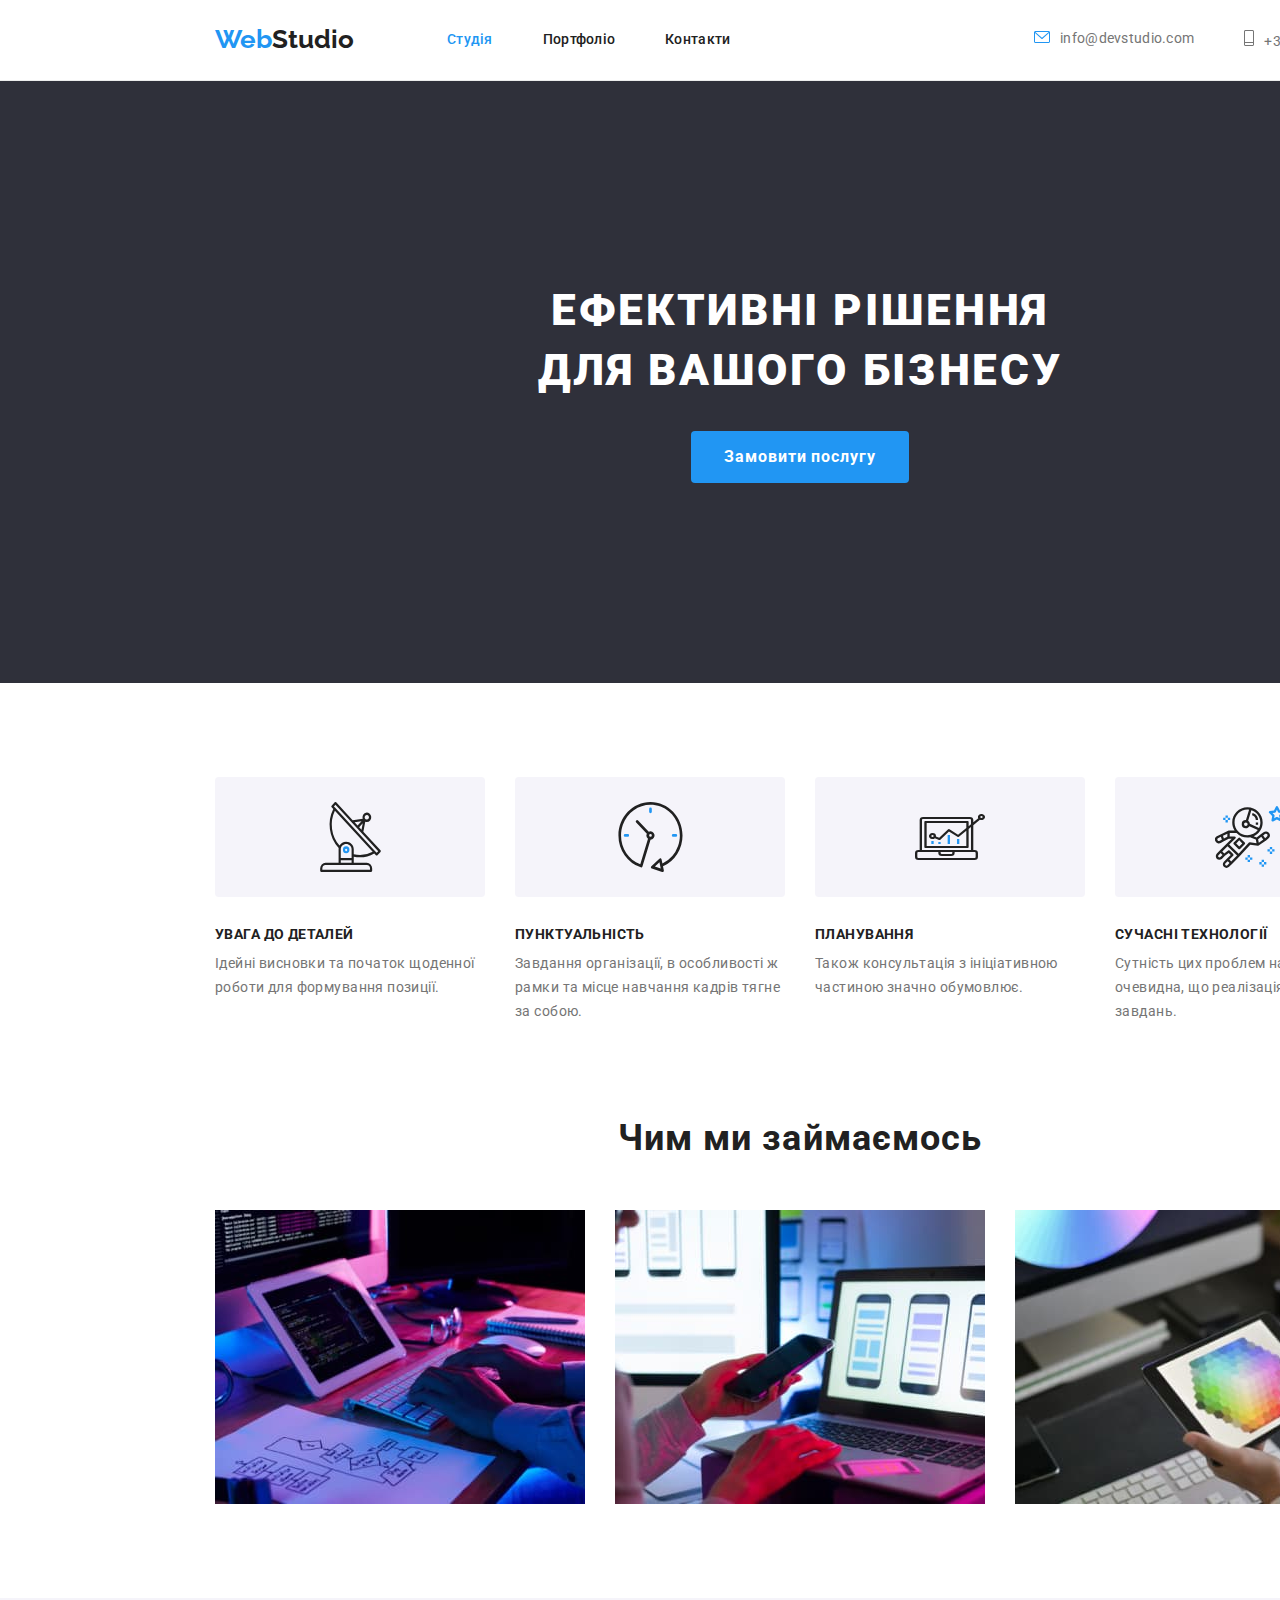
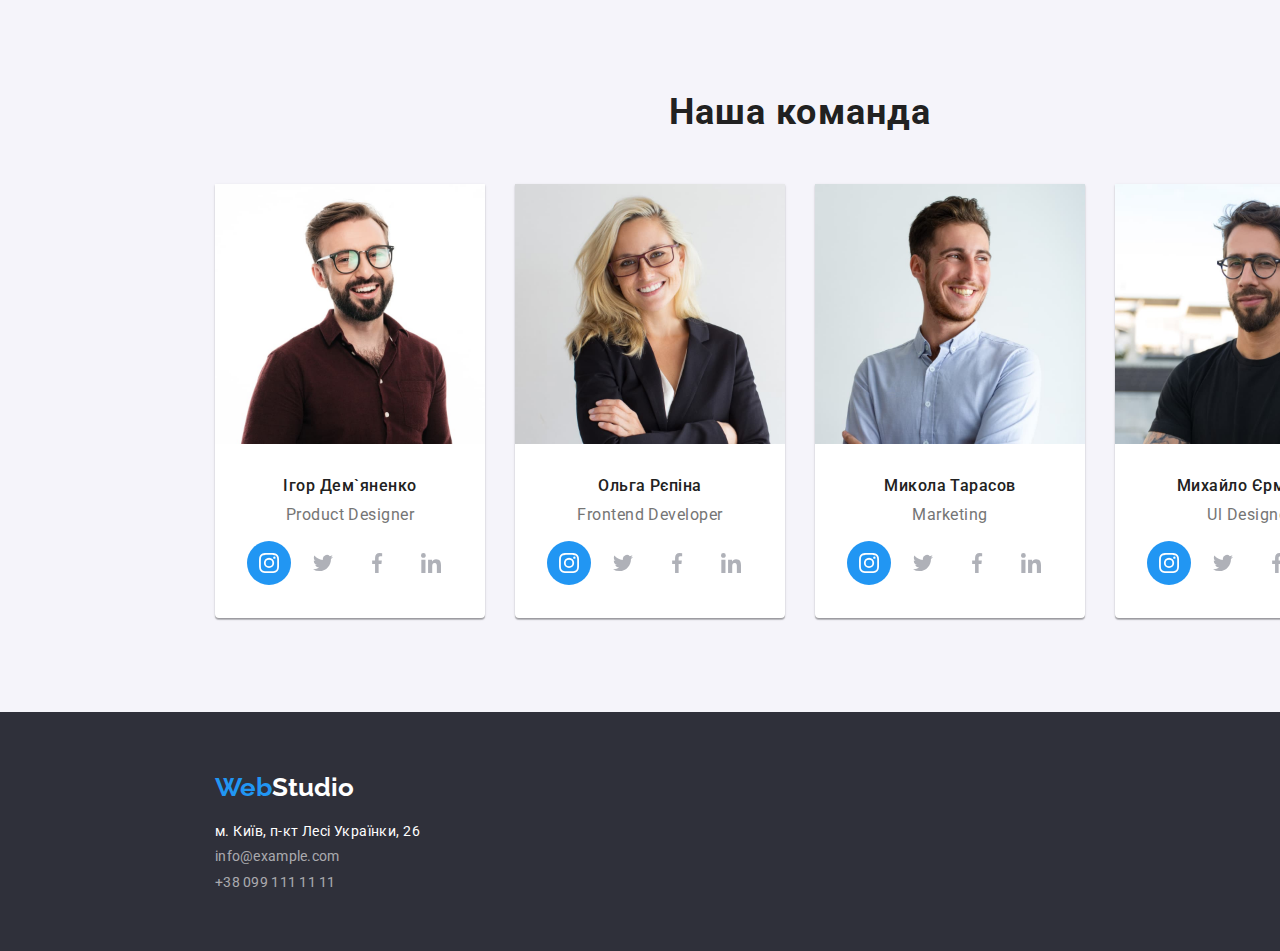
<file: index.html>
<!DOCTYPE html>
<html lang="uk">
<head>
    <meta charset="UTF-8">
    <meta http-equiv="X-UA-Compatible" content="IE=edge">
    <meta name="viewport" content="width=device-width, initial-scale=1.0">
    <title>Студія</title>
    <link rel="preconnect" href="https://fonts.googleapis.com" />
    <link rel="preconnect" href="https://fonts.gstatic.com" crossorigin />
    <link href="https://fonts.googleapis.com/css2?family=Raleway:wght@700&family=Roboto:ital,wght@0,400;0,500;0,900;1,700&display=swap" rel="stylesheet">    
    <link rel="stylesheet" href="https://cdnjs.cloudflare.com/ajax/libs/modern-normalize/1.1.0/modern-normalize.min.css"/>
    <link rel="stylesheet" href="./css/styles.css"/>
<body>
<header class="header">
  
<nav class="container navigation">
        <a lang="en" class="logo" href="./index.html"
            ><span class="accent">Web</span>Studio</a>
        <ul class="site-nav">
            <li class="item"><a class="link current" href="./index.html">Студія</a></li>
            <li class="item"><a class="link" href="./porfolio.html">Портфоліо</a></li>
            <li class="item"><a class="link" href="">Контакти</a></li>
        </ul>
        <ul class="auth-nav">
          <li class="item">
            <a
              class="auth-nav-link icon-envelope"
              href="mailto:info@devstudio.com"
              >info@devstudio.com</a
            >
          </li>
          <li class="item">
            <a class="auth-nav-link icon-smartfone" href="tel:+380961111111"
              >+38 096 111 11 11</a
            >
          </li>
        </ul>
        </nav>
        
</header>
<main>
    <!--Hero-->
    <section class="hero">
    <div class="container hero-main">
                <h1 class="hero-title">Ефективні рішення<br>для вашого бізнесу</h1>
        <button type="button" class="button-primary-main">Замовити послугу</button>
        </div>
    </section>
    <!--Feacher-list-->
    <section class="feachers section">
        <div class="container ">
            <h2 class="visually-hidden">Наші особливості</h2>
    <ul class="feachers-list">
    <li class="item icon-detailing"> 
    <h3 class="feachers-list-title">увага до деталей</h3>
    <p class="feachers-list-text">Ідейні висновки та початок щоденної роботи для формування позиції.</p>
    </li>
    <li class="item icon-timing">
    <h3 class="feachers-list-title">пунктуальність</h3>
        <p class="feachers-list-text">Завдання організації, в особливості ж рамки та місце навчання кадрів тягне за собою.</p>
    </li>
    <li class="item icon-planning">
    <h3 class="feachers-list-title">планування</h3>
    <p class="feachers-list-text">Також консультація з ініціативною частиною значно обумовлює.</p>
    </li>
    <li class="item icon-technologies">
    <h3 class="feachers-list-title">сучасні технології</h3>
    <p class="feachers-list-text">Сутність цих проблем настільки очевидна, що реалізація планових завдань.</p>
    </li>
</ul>
</div>
</section>
<!--Work-list-->
<section class="work-list">
    <div class="container">
    <h2 class="work-list-title">Чим ми займаємось</h2>
    <ul class="list">
        <li class="item"><img src="./images/machinessquooshed.jpg" alt="розробка програмного забезпечення" width="370" class="img" /></li>
        <li class="item"><img src="./images/stylessqooshed.jpg" alt="тестування мобільного додатку" width="370" class="img" /></li>
        <li class="item"><img src="./images/designsquooshed.jpg" alt="робота із палітрою кольорів" width="370" class="img" /></li>
    </ul>
    </div>    
</section>
<!--Command-->
<section class="command-section section">
<div class="container">
    <h2 class="command-section-title">Наша команда</h2>
    <ul class="command-list">
        <li class="item">
            
            <img class="command-section-image" src="./images/productdesignersquooshed.jpg" alt="product designer" width="270">
                <div class="command-card">
                <h3 class="command-list-title">Ігор Дем`яненко</h3>
                <p class="command-list-text" lang="en">Product Designer</p>
                <ul class="social-networks-list">
                    <li class="social-item">
                        <a href="" class="command-link instagram">
                        </a>
                    </li>
                    <li class="social-item"> <a href="" class="command-link twitter">
                    </a>
                </li>
                    <li class="social-item"> <a href="https://www.facebook.com/" class="command-link facebook">
                    </a>
                </li>
                    <li class="social-item"> <a href="" class="command-link linkedin">
                    </a>
                </li>
                </ul>
                </div>
            
        </li>
        <li class="item">
            
            <img class="command-section-image" src="./images/frontenddeveloper.jpg" alt="frontend developer" width="270">
            <div class="command-card">
                <h3 class="command-list-title">Ольга Рєпіна</h3>
                <p class="command-list-text" lang="en">Frontend Developer</p>
                <ul class="social-networks-list">
                    <li class="social-item">
                        <a href="" class="command-link instagram">

                        </a>
                    </li>
                    <li class="social-item"> <a href="" class="command-link twitter">

                    </a></li>
                    <li class="social-item"> <a href="https://www.facebook.com/" class="command-link facebook">

                    </a></li>
                    <li class="social-item"> <a href="" class="command-link linkedin">

                    </a></li>
                </ul>
                </div>
                
        </li>
        <li class="item">
            
            <img class="command-section-image" src="./images/marketing.jpg" alt="marketing" width="270">
            <div class="command-card">
                <h3 class="command-list-title">Микола Тарасов</h3>
                <p class="command-list-text" lang="en">Marketing</p>
                <ul class="social-networks-list">
                    <li class="social-item">
                        <a href="" class="command-link instagram">
                        </a>
                    </li>                    
                    <li class="social-item"> <a href="" class="command-link twitter">
                    </a></li>
                    <li class="social-item"> <a href="https://www.facebook.com/" class="command-link facebook">
                    </a></li>
                    <li class="social-item"> <a href="" class="command-link linkedin">
                    </a></li>
                </ul>
                </div>
              </li>
        <li class="item">
            
            <img class="command-section-image" src="./images/uldesignersquooshed.jpg" alt="ul designer" width="270">
            <div class="command-card">
                <h3 class="command-list-title">Михайло Єрмаков</h3>
                <p class="command-list-text" lang="en">Ul Designer</p>
                <ul class="social-networks-list">
                    <li class="social-item"> <a href="" class="command-link instagram">
                        
                    </a></li>
                    <li class="social-item"> <a href="" class="command-link twitter">

                    </a></li>
                    <li class="social-item"> <a href="https://www.facebook.com/" class="command-link facebook">

                    </a></li>
                    <li class="social-item"> <a href="" class="command-link linkedin">

                    </a></li>
                </ul>
                </div>
                
        </li>
    </ul>
    </div>
</section>
</main>
<footer class="footer section">
    <div class="container">
    <a lang="en" class="footer-logo" href="/index.html"
            ><span class="accent">Web</span>Studio</a>
    <address>
    <ul class="address-list">
        <li class="item">
            <a class="address-link" href="https://goo.gl/maps/PjR9KqvbA5ErwzuY9" target="_blank" rel="noopener noreferrer">м. Київ, п-кт Лесі Українки, 26</a>
        </li>
        <li class="item">
            <a class="auth-nav-link" href="mailto:info@example.com">info@example.com</a>
        </li>
        <li class="item">   
            <a class="auth-nav-link" href="tel:+380991111111">+38 099 111 11 11</a>
        </li>
    </ul>
    </address>

    </div>
</footer>
</body>
</html>
</file>
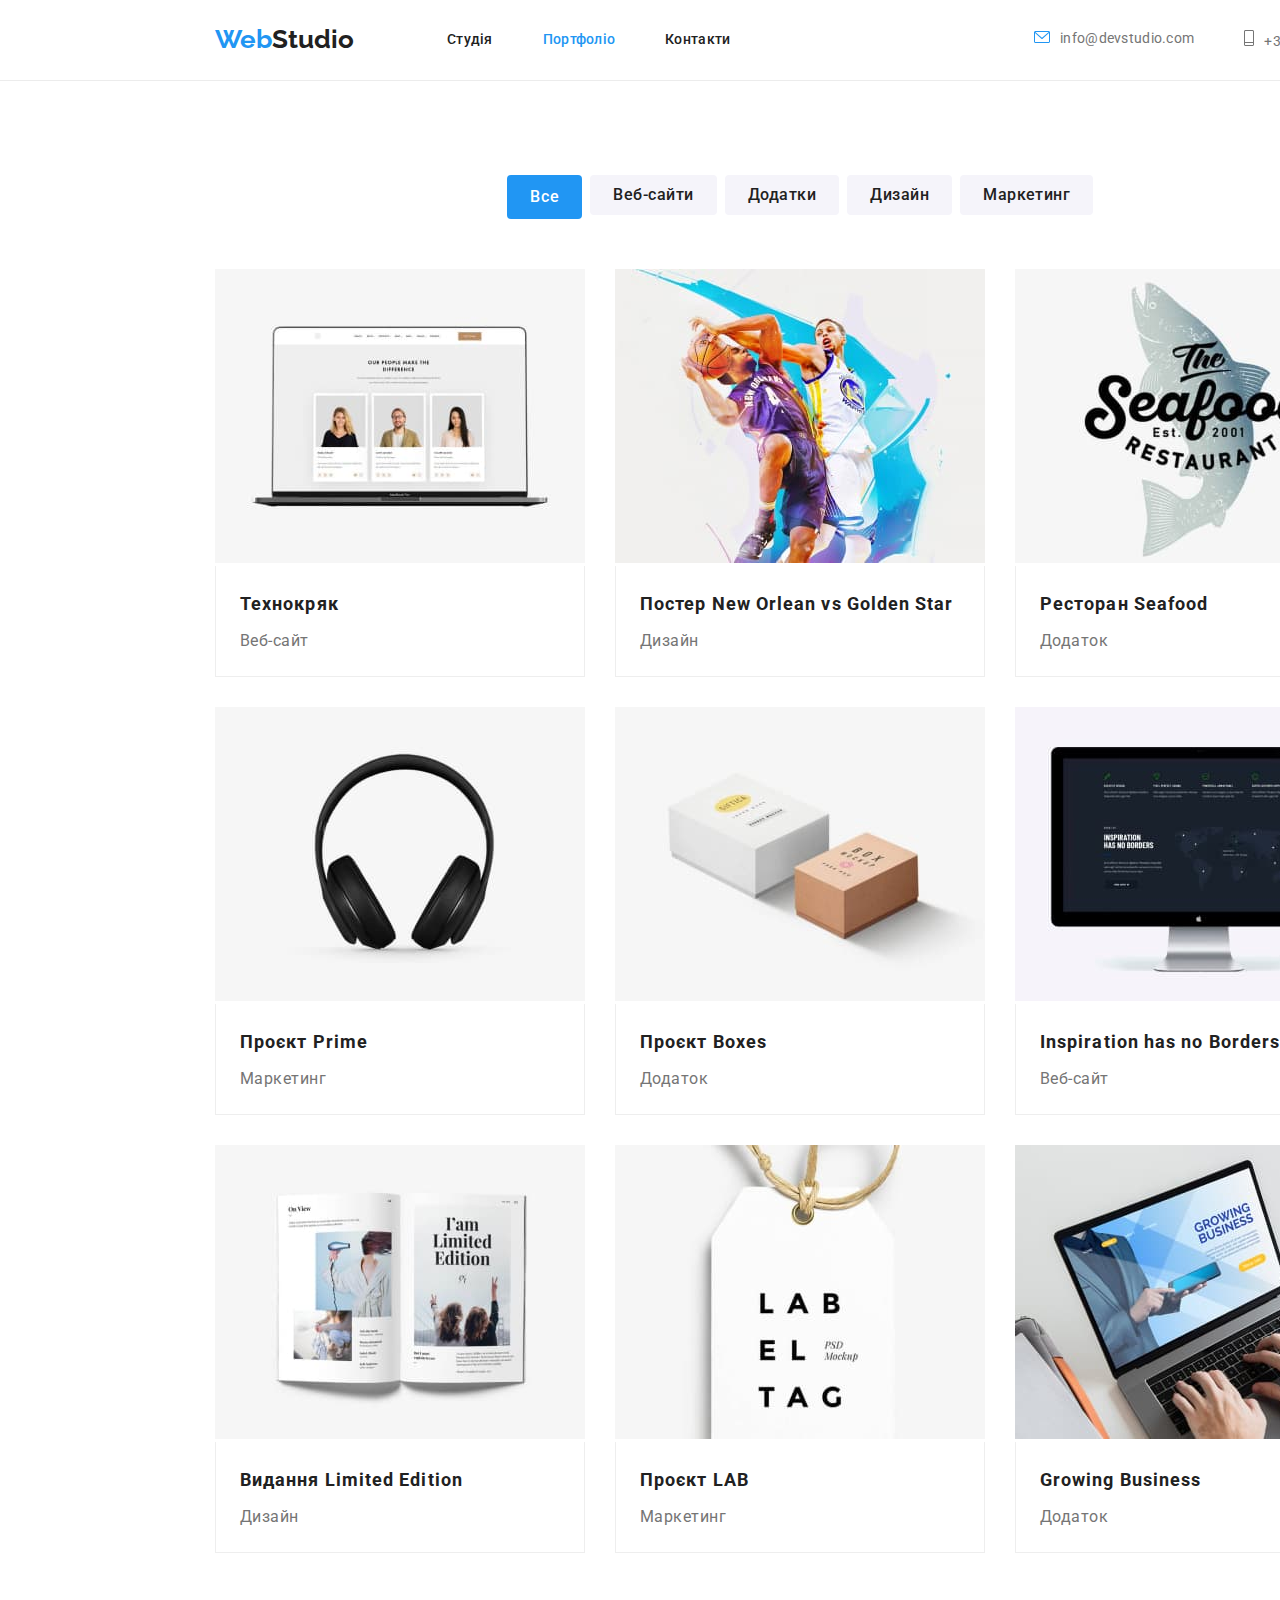
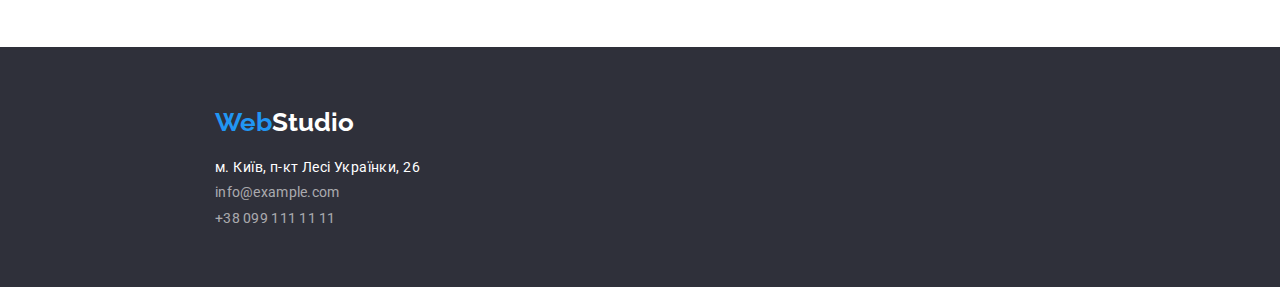
<file: porfolio.html>
<!DOCTYPE html>
<html lang="uk">
  <head>
    <meta charset="UTF-8" />
    <meta http-equiv="X-UA-Compatible" content="IE=edge" />
    <meta name="viewport" content="width=device-width, initial-scale=1.0" />
    <title>Портфоліо</title>
    <link rel="preconnect" href="https://fonts.googleapis.com" />
    <link rel="preconnect" href="https://fonts.gstatic.com" crossorigin />
    <link
      href="https://fonts.googleapis.com/css2?family=Raleway:wght@700&family=Roboto:ital,wght@0,400;0,500;0,900;1,700&display=swap"
      rel="stylesheet"
    />
    <link
      rel="stylesheet"
      href="https://cdnjs.cloudflare.com/ajax/libs/modern-normalize/1.1.0/modern-normalize.min.css"
    />
    <link rel="stylesheet" href="./css/styles.css" />
  </head>
  <body>
    <header class="header">
      <nav class="container navigation">
        <a lang="en" class="logo" href="./index.html"
          ><span class="accent">Web</span>Studio</a
        >
        <ul class="site-nav">
          <li class="item"><a class="link" href="./index.html">Студія</a></li>
          <li class="item">
            <a class="link current" href="./porfolio.html">Портфоліо</a>
          </li>
          <li class="item"><a class="link" href="">Контакти</a></li>
        </ul>
        <ul class="auth-nav">
          <li class="item">
            <a
              class="auth-nav-link icon-envelope"
              href="mailto:info@devstudio.com"
              >info@devstudio.com</a
            >
          </li>
          <li class="item">
            <a class="auth-nav-link icon-smartfone" href="tel:+380961111111"
              >+38 096 111 11 11</a
            >
          </li>
        </ul>
      </nav>
    </header>
    <main>
      <section class="portfolio-section section">
        <div class="container">
          <h1 class="visually-hidden">Чим ми займаємось</h1>
          <ul class="buttons-list">
            <li class="item">
              <button type="button" class="button-primary">Все</button>
            </li>
            <li class="item">
              <button type="button" class="button-secondary">Веб-сайти</button>
            </li>
            <li class="item">
              <button type="button" class="button-secondary">Додатки</button>
            </li>
            <li class="item">
              <button type="button" class="button-secondary">Дизайн</button>
            </li>
            <li class="item">
              <button type="button" class="button-secondary">Маркетинг</button>
            </li>
          </ul>
          <ul class="benefits-list">
            <li class="item">
              <a href="">
                <img
                  src="./images/tekhnokriak.jpg"
                  alt="технопарк"
                  width="370"
                />
                <div class="benefits-card">
                  <h2 class="benefits-list-title">Технокряк</h2>
                  <p class="benefits-list-text">Веб-сайт</p>
                </div>
              </a>
            </li>
            <li class="item">
              <a href="">
                <img
                  src="./images/poster.jpg"
                  alt="постер баскетбольного матчу"
                  width="370"
                />
                <div class="benefits-card">
                  <h2 class="benefits-list-title">
                    Постер <span lang="en">New Orlean vs Golden Star</span>
                  </h2>
                  <p class="benefits-list-text">Дизайн</p>
                </div>
              </a>
            </li>
            <li class="item">
              <a href="">
                <img
                  src="./images/restaurant.jpg"
                  alt="ресторан морської їжі"
                  width="370"
                />
                <div class="benefits-card">
                  <h2 class="benefits-list-title">
                    Ресторан <span lang="en">Seafood</span>
                  </h2>
                  <p class="benefits-list-text">Додаток</p>
                </div>
              </a>
            </li>
            <li class="item">
              <a href="">
                <img
                  src="./images/project-prime.jpg"
                  alt="Маркетинг першого проекту"
                  width="370"
                />
                <div class="benefits-card">
                  <h2 class="benefits-list-title" lang="en">
                    Проєкт <span lang="en">Prime</span>
                  </h2>
                  <p class="benefits-list-text">Маркетинг</p>
                </div>
              </a>
            </li>
            <li class="item">
              <a href="">
                <img
                  src="./images/project-boxes.jpg"
                  alt="Додаток проєкту контейнери"
                  width="370"
                />
                <div class="benefits-card">
                  <h2 class="benefits-list-title">
                    Проєкт <span lang="en">Boxes</span>
                  </h2>
                  <p class="benefits-list-text">Додаток</p>
                </div>
              </a>
            </li>
            <li class="item">
              <a href="">
                <img
                  src="./images/inspiration.jpg"
                  alt="Сайт натхнення немає кордонів"
                  width="370"
                />
                <div class="benefits-card">
                  <h2 class="benefits-list-title" lang="en">
                    Inspiration has no Borders
                  </h2>
                  <p class="benefits-list-text">Веб-сайт</p>
                </div>
              </a>
            </li>
            <li class="item">
              <a href="">
                <img
                  src="./images/limited-edition.jpg"
                  alt="Дизайн обмеженого видання"
                  width="370"
                />
                <div class="benefits-card">
                  <h2 class="benefits-list-title">
                    Видання <span lang="en"> Limited Edition</span>
                  </h2>
                  <p class="benefits-list-text">Дизайн</p>
                </div>
              </a>
            </li>
            <li class="item">
              <a href="">
                <img
                  src="./images/project-lab.jpg"
                  alt="Маркетинг проєкту ЛАБ"
                  width="370"
                />
                <div class="benefits-card">
                  <h2 class="benefits-list-title">
                    Проєкт <span lang="en">LAB</span>
                  </h2>
                  <p class="benefits-list-text">Маркетинг</p>
                </div>
              </a>
            </li>
            <li class="item">
              <a href="">
                <img
                  src="./images/growing-business.jpg"
                  alt="Додаток зростаючий бізнес"
                  width="370"
                />
                <div class="benefits-card">
                  <h2 class="benefits-list-title" lang="en">
                    Growing Business
                  </h2>
                  <p class="benefits-list-text">Додаток</p>
                </div>
              </a>
            </li>
          </ul>
        </div>
      </section>
    </main>
    <footer class="footer">
      <div class="container">
        <a lang="en" class="footer-logo" href="/index.html"
          ><span class="accent">Web</span>Studio</a
        >
        <address>
          <ul class="address-list">
            <li class="item">
              <a
                class="address-link"
                href="https://goo.gl/maps/PjR9KqvbA5ErwzuY9"
                target="_blank"
                rel="noopener noreferrer"
                >м. Київ, п-кт Лесі Українки, 26</a
              >
            </li>
            <li class="item">
              <a class="auth-nav-link" href="mailto:info@example.com"
                >info@example.com</a
              >
            </li>
            <li class="item">
              <a class="auth-nav-link" href="tel:+380991111111"
                >+38 099 111 11 11</a
              >
            </li>
          </ul>
        </address>
      </div>
    </footer>
  </body>
</html>
<!--  -->
</file>
<file: css/styles.css>
:root {
  --primary-text-color: rgba(117, 117, 117, 1);
  --secondary-text-color: rgba(255, 255, 255, 1);
  --title-text-color: rgba(33, 33, 33, 1);
  --accent-color: rgba(33, 150, 243, 1);
  --primary-background-color: #ffffff;
  --secondary-background-color: rgba(47, 48, 58, 1);
  --third-background-color: rgba(245, 244, 250, 1);
  --footer-link-color: rgba(255, 255, 255, 0.6);
}

body {
  color: var(--primary-text-color);
  font-family: Roboto, sans-serif;
  font-size: 14px;
  background-color: var(--primary-background-color);
}

h1,
h2,
h3,
h4,
h5,
h6,
p {
  margin-top: 0;
  margin-bottom: 0;
}

ul {
  list-style: none;
}

.section {
  padding-top: 94px;
  padding-bottom: 94px;
}

.accent {
  color: var(--accent-color);
}

.container {
  width: 1200px;
  margin-left: 200px;
  margin-right: auto;
  padding-left: 15px;
  padding-right: 15px;
}

/* ЛОГОТИП */
.logo {
  padding-top: 24px;
  padding-bottom: 24px;
  color: var(--title-text-color);
  text-decoration: none;
  font-family: Raleway, sans-serif;
  font-weight: 700;
  font-size: 26px;
  line-height: 1.2;
}
.footer-logo {
  display: inline-block;
  color: var(--secondary-text-color);
  text-decoration: none;
  font-family: Raleway, cursive;
  font-weight: 700;
  font-size: 26px;
  line-height: 1.2;
}
/* Header */

.header {
  background-color: var(--secondary-text-color);
  margin-bottom: 0;
  border-bottom: 1px solid #ececec;
}

/*Navigation*/

.navigation {
  display: flex;
  align-items: center;
}
/* Site nav */
.link {
  color: var(--title-text-color);
  text-decoration: none;
  font-weight: 500;
  font-size: 14px;
  line-height: 1.14;
  letter-spacing: 0.02em;
}

.link:hover,
.link:focus {
  color: var(--accent-color);
}
.site-nav .link.current {
  color: var(--accent-color);
}

.site-nav {
  display: flex;
  padding-left: 0px;
  margin-top: 0px;
  margin-bottom: 0px;
  margin-left: 93px;
}

.site-nav .item + .item {
  margin-left: 50px;
}
.site-nav .link {
  display: block;
  padding-top: 32px;
  padding-bottom: 32px;
}

/* auth-nav */

.auth-nav {
  display: flex;

  padding-left: 0px;
  margin-top: 0px;
  margin-bottom: 0px;
  margin-left: auto;
}

.auth-nav .item + .item {
  margin-left: 50px;
}

.auth-nav .item {
  align-items: center;
}

.auth-nav-link {
  padding-top: 32px;
  padding-bottom: 32px;
  color: var(--primary-text-color);
  font-weight: 400;
  font-size: 14px;
  font-style: normal;
  line-height: 1.14;
  letter-spacing: 0.02em;
  text-decoration: none;
}

.icon-envelope::before {
  display: inline-block;
  content: "";
  width: 16px;
  height: 12px;
  margin-right: 10px;
  background-size: cover;
  background-repeat: no-repeat;
  background-position: center;
  background-image: url(../images/envelope.svg);
}

.icon-smartfone::before {
  display: inline-block;
  content: "";
  width: 10px;
  height: 16px;
  margin-right: 10px;
  background-size: cover;
  background-repeat: no-repeat;
  background-position: center;
  background-image: url(../images/smartphone.svg);
}
.footer .auth-nav-link {
  color: var(--footer-link-color);
}

.auth-nav-link:hover,
.auth-nav-link:focus {
  color: var(--accent-color);
}

/* Hero */
.container .hero-main {
  display: block;
  margin-top: 200px;
  margin-bottom: 200px;
}

.hero {
  background-color: var(--secondary-background-color);
  text-align: center;
  padding-top: 200px;
  padding-bottom: 200px;
}
.hero-title {
  margin-top: 0px;
  margin-bottom: 30px;
  color: var(--secondary-text-color);
  font-weight: 900;
  font-size: 44px;
  line-height: 1.36;
  text-transform: uppercase;
  letter-spacing: 0.06em;
}

/* Sections */

.section-title {
  color: var(--title-text-color);
  text-decoration: none;
}

.section-text {
  color: var(--primary-text-color);
  text-decoration: none;
}

/* Feacher-list */
.feachers .section {
  padding-bottom: 0;
}
.feachers-list {
  display: flex;
  margin-top: 0;
  margin-bottom: 0;
  padding-left: 0;
}

.feachers-list .item {
  width: 270px;
}

.feachers-list .item::before {
  display: block;
  content: "";
  width: 270px;
  height: 120px;
  margin-bottom: 30px;
  background-repeat: no-repeat;
  background-position: center;
  background-color: #f5f4fa;
  border-radius: 4px;
}

.feachers-list .icon-detailing::before {
  background-image: url(../images/antenna.svg);
  background-size: 65px 70px;
}

.feachers-list .icon-timing::before {
  background-image: url(../images/clock.svg);
  background-size: 67px 70px;
}

.feachers-list .icon-planning::before {
  background-image: url(../images/diagram.svg);
  background-size: 70px 60px;
}

.feachers-list .icon-technologies::before {
  background-image: url(../images/astronaut.svg);
  background-size: 70px 70px;
}

.feachers-list .item + .item {
  margin-left: 30px;
}

.feachers-list-title {
  font-weight: 700;
  font-size: 14px;
  line-height: 1.14;
  letter-spacing: 0.03em;
  text-transform: uppercase;
  color: var(--title-text-color);
  margin-top: 0;
  margin-bottom: 10px;
}
.feachers-list-text {
  font-weight: 400;
  font-size: 14px;
  line-height: 1.71;
  letter-spacing: 0.03em;
  text-align: left;
}
/* Work-list */

.img {
  display: block;
  max-width: 100%;
  height: auto;
}

.work-list {
  padding-bottom: 94px;
}
.work-list .list {
  display: flex;
  margin-top: 0px;
  margin-bottom: 0px;
  padding-left: 0px;
}

.work-list .list .item + .item {
  margin-left: 30px;
}

.work-list-title {
  margin-bottom: 50px;
  color: var(--title-text-color);
  font-weight: 700;
  font-size: 36px;
  line-height: 1.16;
  text-align: center;
  letter-spacing: 0.03em;
}
/* Section command */
.command-section {
  background-color: var(--third-background-color);
}

.command-card {
  padding: 30px 32px 30px 32px;
}

.command-link {
  display: inline-block;
  width: 44px;
  height: 44px;
  background-size: 20px;
  background-repeat: no-repeat;
  background-position: center;
  text-decoration: none;
  border-radius: 50%;
}

.instagram {
  background-image: url(../images/instagram.svg);
  background-color: #2196f3;
}

.twitter {
  background-image: url(../images/twitter.svg);
}

.facebook {
  background-image: url(../images/facebook.svg);
}

.linkedin {
  background-image: url(../images/linkedin.svg);
}

.command-list {
  display: flex;
  margin-top: 0px;
  margin-bottom: 0px;
  padding-left: 0px;
}
.command-list .item {
  box-shadow: 0px 1px 3px rgba(0, 0, 0, 0.12), 0px 1px 1px rgba(0, 0, 0, 0.14),
    0px 2px 1px rgba(0, 0, 0, 0.2);
  border-radius: 0px 0px 4px 4px;
}

.command-list .item + .item {
  margin-left: 30px;
}
.command-section-title {
  margin-bottom: 50px;
  color: var(--title-text-color);
  font-weight: 700;
  font-size: 36px;
  line-height: 1.16;
  text-align: center;
  letter-spacing: 0.03em;
}
.command-list-title {
  color: var(--title-text-color);
  font-weight: 500;
  font-size: 16px;
  line-height: 1.18;
  text-align: center;
  letter-spacing: 0.03em;
  text-decoration: none;
}

.command-list-text {
  margin-top: 10px;
  font-weight: 400;
  font-size: 16px;
  line-height: 1.18;
  text-align: center;
  letter-spacing: 0.03em;
  color: var(--primary-text-color);
}

.command-section .item {
  background-color: var(--primary-background-color);
}

.social-networks-list {
  display: inline-flex;
  padding-left: 0;
  margin-top: 16px;
}

.social-item:not(:first-child) {
  margin-left: 10px;
}

/* Button */

.button-primary {
  border: 1px solid transparent;
  min-width: 73px;
  padding: 6px 22px;
  border-radius: 4px;
  font-family: inherit;
  font-style: normal;
  font-weight: 500;
  font-size: 16px;
  line-height: 1.87;
  text-align: center;
  align-items: center;
  letter-spacing: 0.06em;
  color: var(--secondary-text-color);
  background-color: var(--accent-color);
  cursor: pointer;
}

.button-secondary {
  border: 1px solid transparent;
  min-width: 103px;
  padding: 6px 22px;
  border-radius: 4px;
  font-family: inherit;
  color: var(--title-text-color);
  background-color: var(--third-background-color);
  font-style: normal;
  font-weight: 500;
  font-size: 16px;
  line-height: 1.62;
  align-items: center;
  text-align: center;
  letter-spacing: 0.03em;
  cursor: pointer;
}

.button-primary-main {
  border: 1px solid transparent;
  min-width: 200px;
  border-radius: 4px;
  padding: 10px 32px;
  margin-bottom: 0px;
  font-family: inherit;
  font-weight: 700;
  font-size: 16px;
  line-height: 1.87;
  align-items: center;
  letter-spacing: 0.06em;
  color: var(--primary-background-color);
  background-color: var(--accent-color);
  cursor: pointer;
}

.button-primary:hover,
.button-primary:focus {
  color: var(--secondary-text-color);
  background-color: var(--accent-color);
}

.button-secondary:hover,
.button-secondary:focus {
  color: var(--secondary-text-color);
  background-color: var(--accent-color);
}

.button-primary-main:hover,
.button-primary-main:focus {
  color: var(--secondary-text-color);
  background-color: #118ce8;
}

/* footer */

.footer-logo {
  display: inline-block;
  margin-bottom: 20px;
  color: var(--secondary-text-color);
  text-decoration: none;
  font-family: Raleway, cursive;
  font-weight: 700;
  font-size: 26px;
  line-height: 1.2;
}

.footer {
  padding-top: 60px;
  padding-bottom: 60px;
  background-color: var(--secondary-background-color);
}
.address-list .item:not(:last-child) {
  margin-bottom: 9px;
}

.address-list {
  margin-top: 0px;
  padding-left: 0px;
  margin-bottom: 0px;
}

.address-link {
  color: var(--secondary-text-color);
  text-decoration: none;
  font-style: normal;
  font-weight: 400;
  font-size: 14px;
  line-height: 1.171;
  letter-spacing: 0.03em;
}

/*Портфоліо*/

.visually-hidden {
  position: absolute;
  white-space: nowrap;
  width: 1px;
  height: 1px;
  overflow: hidden;
  border: 0;
  padding: 0;
  clip: rect(0 0 0 0);
  clip-path: inset(50%);
  margin: -1px;
}

/*Buttons-list*/
.buttons-list {
  display: flex;
  justify-content: center;
  margin-top: 0px;
  margin-bottom: 50px;
  padding-left: 0px;
}
.buttons-list .item + .item {
  margin-left: 8px;
}
/*benefits-list*/
.benefits-list {
  display: flex;
  flex-wrap: wrap;
  margin: -15px;
  padding-left: 0px;
}

.benefits-list .item {
  width: 370px;
  margin: 15px;
}
.benefits-list-title {
  margin-bottom: 4px;
  font-style: normal;
  font-weight: 700;
  font-size: 18px;
  line-height: 2;
  letter-spacing: 0.06em;
}

.benefits-list-text {
  font-style: normal;
  font-weight: 400;
  font-size: 16px;
  line-height: 1.88;
  letter-spacing: 0.03em;
  color: #757575;
}

.benefits-list a {
  text-decoration: none;
  color: var(--title-text-color);
}

.benefits-card {
  padding: 20px 24px;
  border-right: 1px solid #eeeeee;
  border-left: 1px solid #eeeeee;
  border-bottom: 1px solid #eeeeee;
}
</file>
